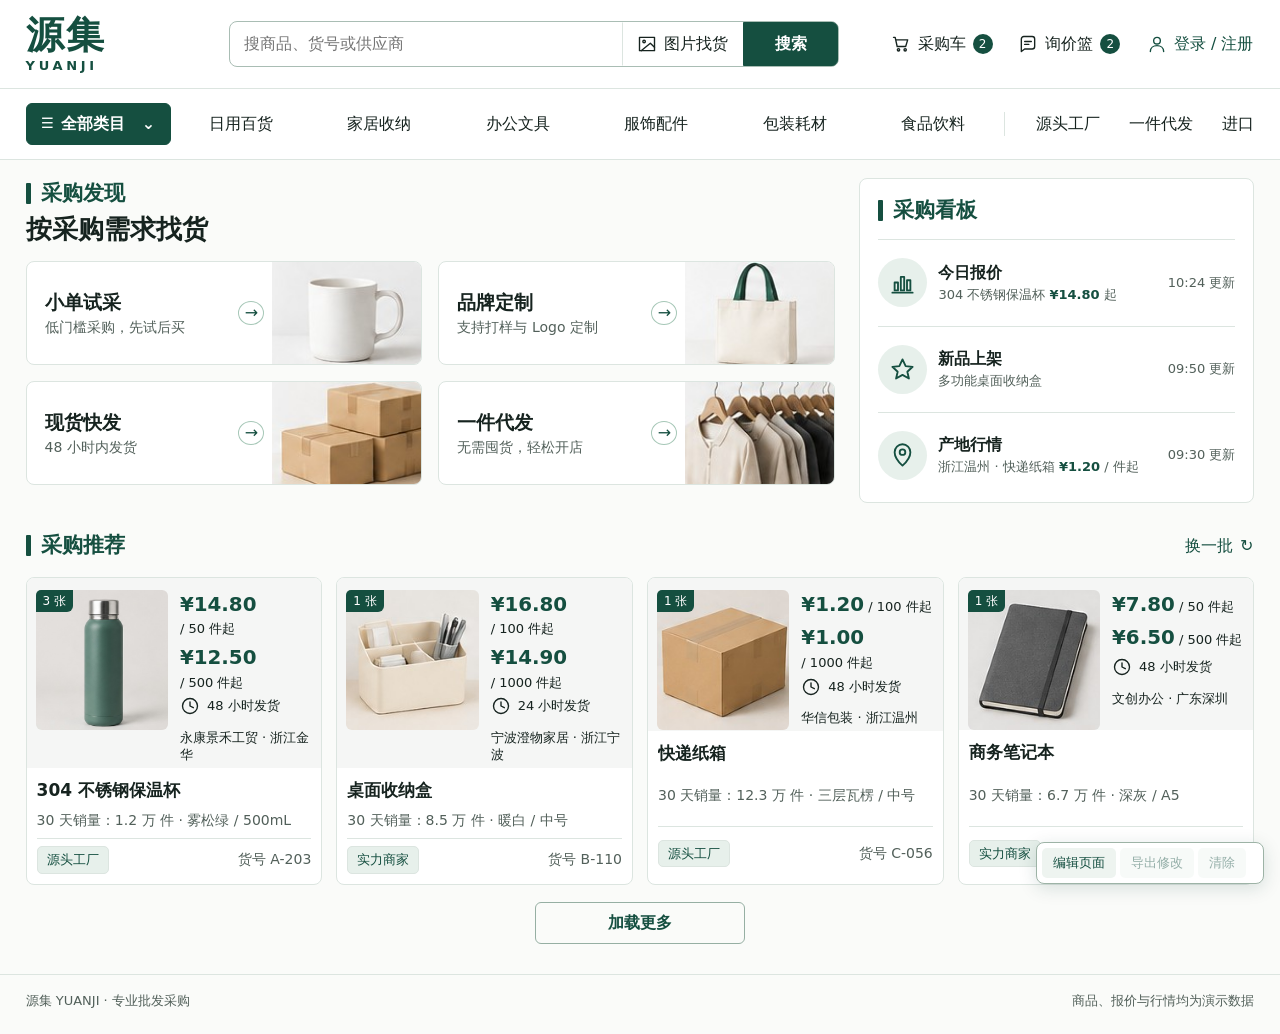
<file: index.html>
<!doctype html>
<html lang="zh-CN">
<head>
  <meta charset="utf-8">
  <meta name="viewport" content="width=device-width, initial-scale=1">
  <meta http-equiv="refresh" content="0; url=01-home.html">
  <title>源集 · 采购首页</title>
</head>
<body><p><a href="01-home.html">进入源集采购首页</a></p></body>
</html>
</file>
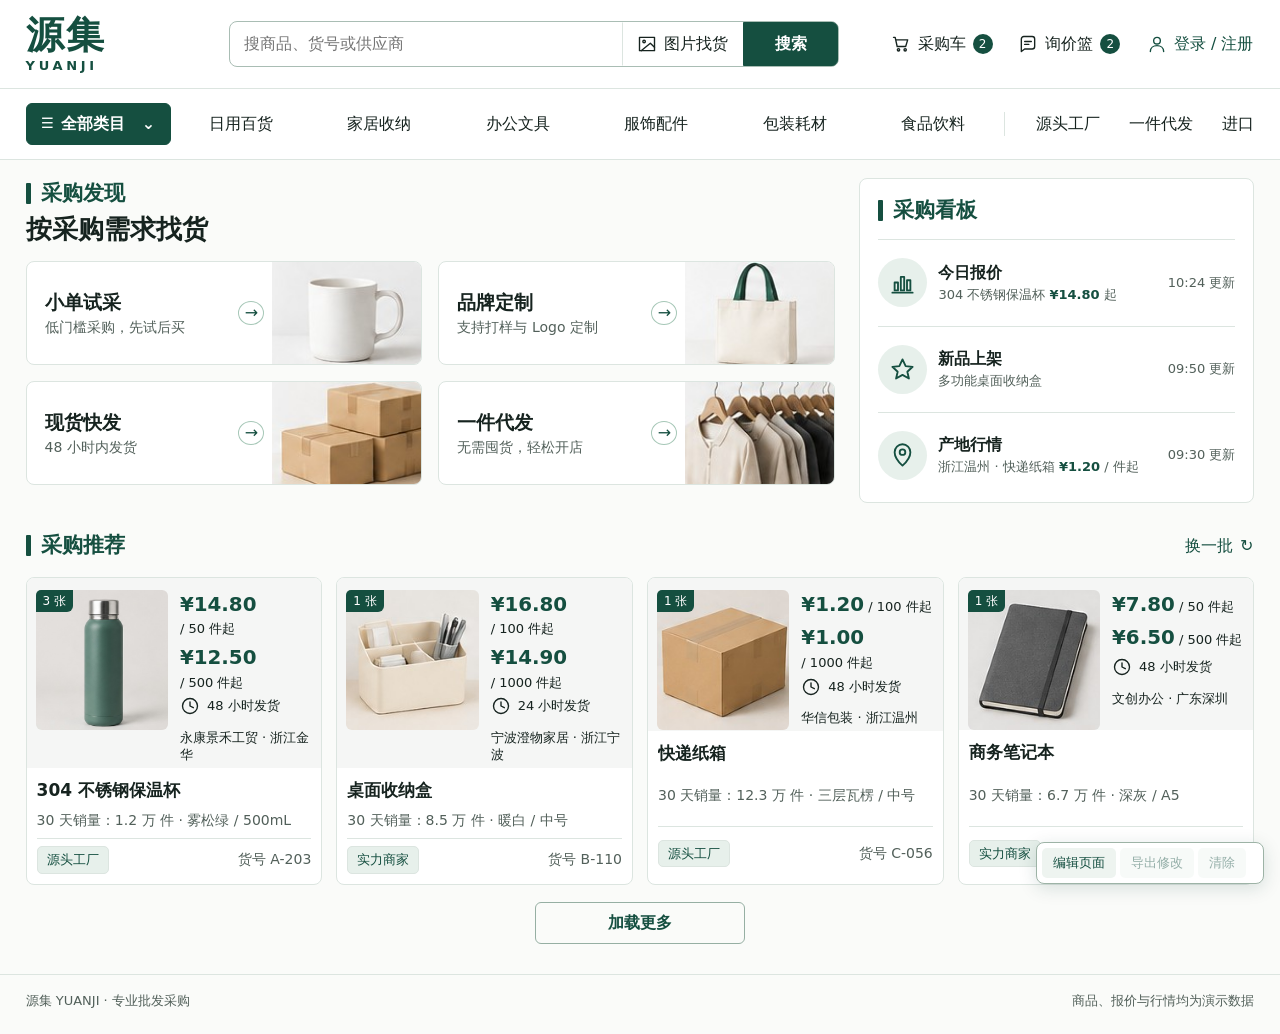
<file: 01-home.html>
<!doctype html>
<html lang="zh-CN">
<head>
  <meta charset="utf-8">
  <meta name="viewport" content="width=device-width, initial-scale=1">
  <title>源集 · 批发采购首页</title>
  <link rel="stylesheet" href="assets/tokens.css">
  <link rel="stylesheet" href="assets/app.css">
  <script defer src="assets/icons.js"></script>
  <script defer src="assets/app.js"></script>
  <script defer src="assets/pages.js"></script>
  <script defer src="assets/inspect.js"></script>
  <script defer src="assets/edit.js"></script>
</head>
<body data-page="home">
  <header class="site-header" id="site-header"></header>
  <nav class="category-nav" aria-label="采购类目">
    <div class="wrap">
      <details class="categories"><summary class="button primary">全部类目</summary><div id="category-menu" class="category-menu"></div></details>
      <div id="category-links" class="category-links"></div>
      <div class="identities">
        <a href="02-listing.html?cert=源头工厂">源头工厂</a><a href="02-listing.html?scene=一件代发">一件代发</a><a href="02-listing.html?scene=进口">进口</a>
      </div>
    </div>
  </nav>
  <main class="wrap home-main">
    <div class="discovery">
      <section aria-labelledby="discovery-title">
        <p class="section-mark">采购发现</p><h1 id="discovery-title">按采购需求找货</h1>
        <div class="scenes">
          <a class="scene" href="02-listing.html?scene=小单试采"><span><strong>小单试采</strong><small>低门槛采购，先试后买</small></span><img src="assets/photos/trial.jpg" alt="" width="175" height="99"></a>
          <a class="scene" href="02-listing.html?scene=品牌定制"><span><strong>品牌定制</strong><small>支持打样与 Logo 定制</small></span><img src="assets/photos/custom.jpg" alt="" width="177" height="100"></a>
          <a class="scene" href="02-listing.html?scene=现货快发"><span><strong>现货快发</strong><small>48 小时内发货</small></span><img src="assets/photos/express.jpg" alt="" width="176" height="98"></a>
          <a class="scene" href="02-listing.html?scene=一件代发"><span><strong>一件代发</strong><small>无需囤货，轻松开店</small></span><img src="assets/photos/dropship.jpg" alt="" width="177" height="98"></a>
        </div>
      </section>
      <aside class="panel board" aria-labelledby="board-title">
        <h2 class="section-mark" id="board-title">采购看板</h2>
        <a href="03-detail.html?id=p1" class="board-row"><span class="board-icon"><svg class="ico" aria-hidden="true"><use href="#i-chart"/></svg></span><span><strong>今日报价</strong><small>304 不锈钢保温杯 <b id="board-cup" class="money"></b> 起</small></span><time datetime="10:24">10:24 更新</time></a>
        <a href="03-detail.html?id=p2" class="board-row"><span class="board-icon"><svg class="ico" aria-hidden="true"><use href="#i-star"/></svg></span><span><strong>新品上架</strong><small>多功能桌面收纳盒</small></span><time datetime="09:50">09:50 更新</time></a>
        <a href="02-listing.html?cat=包装耗材" class="board-row"><span class="board-icon"><svg class="ico" aria-hidden="true"><use href="#i-location"/></svg></span><span><strong>产地行情</strong><small>浙江温州 · 快递纸箱 <b id="board-carton" class="money"></b> / 件起</small></span><time datetime="09:30">09:30 更新</time></a>
      </aside>
    </div>
    <section class="recommend" aria-labelledby="recommend-title">
      <div class="section-head"><h2 class="section-mark" id="recommend-title">采购推荐</h2><button id="shuffle" class="link" type="button">换一批 <span aria-hidden="true">↻</span></button></div>
      <p class="visually-hidden" id="recommend-status" role="status"></p>
      <div class="product-grid" id="recommend-grid"></div>
      <div class="center"><button class="button outline" id="load-more" type="button">加载更多</button></div>
    </section>
  </main>
  <footer class="site-footer wrap">源集 YUANJI · 专业批发采购 <span>商品、报价与行情均为演示数据</span></footer>
</body>
</html>
</file>
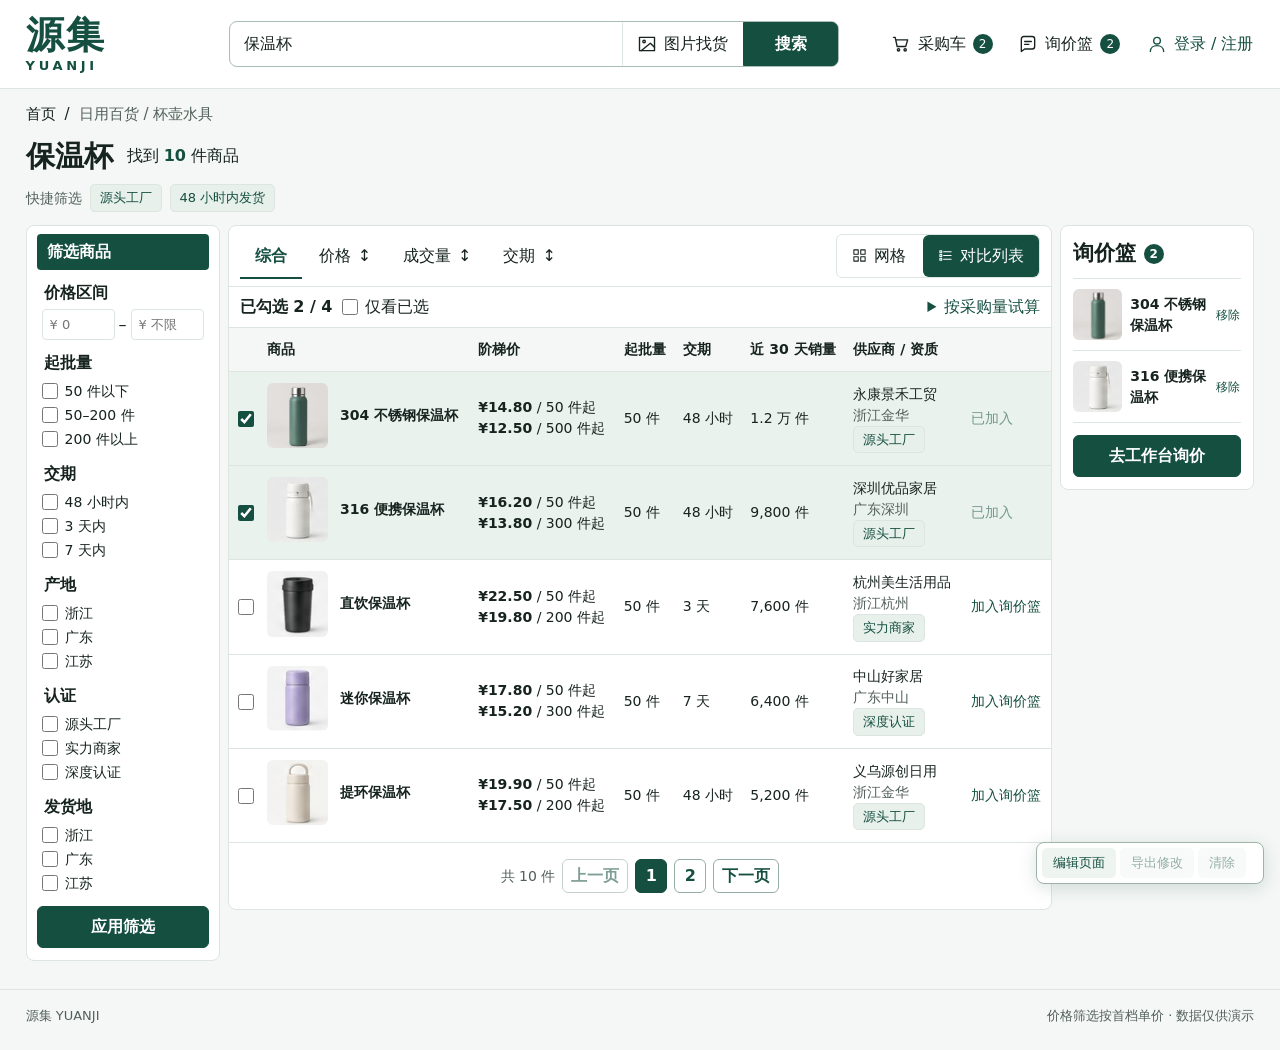
<file: 02-listing.html>
<!doctype html>
<html lang="zh-CN">
<head>
  <meta charset="utf-8">
  <meta name="viewport" content="width=device-width, initial-scale=1">
  <title>源集 · 分类结果</title>
  <link rel="stylesheet" href="assets/tokens.css">
  <link rel="stylesheet" href="assets/app.css">
  <script defer src="assets/icons.js"></script>
  <script defer src="assets/app.js"></script>
  <script defer src="assets/pages.js"></script>
  <script defer src="assets/inspect.js"></script>
  <script defer src="assets/edit.js"></script>
</head>
<body data-page="listing">
  <header class="site-header" id="site-header"></header>
  <main class="wrap page">
    <nav class="crumb" aria-label="当前位置"><a href="01-home.html">首页</a><span>/</span><span id="list-crumb">日用百货 / 杯壶水具</span></nav>
    <div class="title-line"><h1 id="list-title">保温杯</h1><p role="status">找到 <strong id="result-count" class="num">0</strong> 件商品</p></div>
    <div class="chips" id="filters-active" aria-label="已选筛选条件"></div>
    <div class="listing-layout">
      <aside class="panel filter-panel">
        <h2 id="filter-title">筛选商品</h2>
        <form id="filters" aria-labelledby="filter-title">
          <fieldset><legend>价格区间</legend><div class="price-range"><input name="min" type="number" min="0" step=".01" placeholder="¥ 0" aria-label="最低首档单价"><span>–</span><input name="max" type="number" min="0" step=".01" placeholder="¥ 不限" aria-label="最高首档单价"></div></fieldset>
          <div id="filter-options"></div>
          <button class="button primary full" type="submit">应用筛选</button>
        </form>
      </aside>
      <section class="panel result-panel" aria-label="商品结果">
        <div class="result-toolbar">
          <div class="sort" aria-label="排序">
            <button type="button" data-sort="recommended" aria-pressed="true">综合</button><button type="button" data-sort="price" aria-pressed="false">价格 <span aria-hidden="true">↕</span></button><button type="button" data-sort="sold" aria-pressed="false">成交量 <span aria-hidden="true">↕</span></button><button type="button" data-sort="lead" aria-pressed="false">交期 <span aria-hidden="true">↕</span></button>
          </div>
          <div class="segments" aria-label="布局">
            <button type="button" data-view="grid" aria-pressed="false"><svg class="ico" aria-hidden="true"><use href="#i-grid"/></svg>网格</button><button type="button" data-view="list" aria-pressed="true"><svg class="ico" aria-hidden="true"><use href="#i-list"/></svg>对比列表</button>
          </div>
        </div>
        <div class="compare-tools"><strong id="compare-count">已勾选 0 / 4</strong><label class="choice"><input type="checkbox" id="only-selected">仅看已选</label><details id="trial" class="trial"><summary>按采购量试算</summary><div class="trial-body"><label for="trial-qty">计划采购件数</label><input id="trial-qty" type="number" min="1" step="1" value="500"><div id="trial-results" aria-live="polite"></div></div></details></div>
        <div id="results"></div>
        <nav id="pagination" class="pagination" aria-label="结果分页"></nav>
      </section>
      <aside class="panel inquiry-dock" aria-labelledby="dock-title">
        <h2 id="dock-title">询价篮 <span class="badge" id="dock-count">0</span></h2>
        <ul class="dock-list" id="dock-list"></ul>
        <a class="button primary full" href="04-workbench.html?tab=inquiry">去工作台询价</a>
      </aside>
    </div>
  </main>
  <footer class="site-footer wrap">源集 YUANJI <span>价格筛选按首档单价 · 数据仅供演示</span></footer>
</body>
</html>
</file>
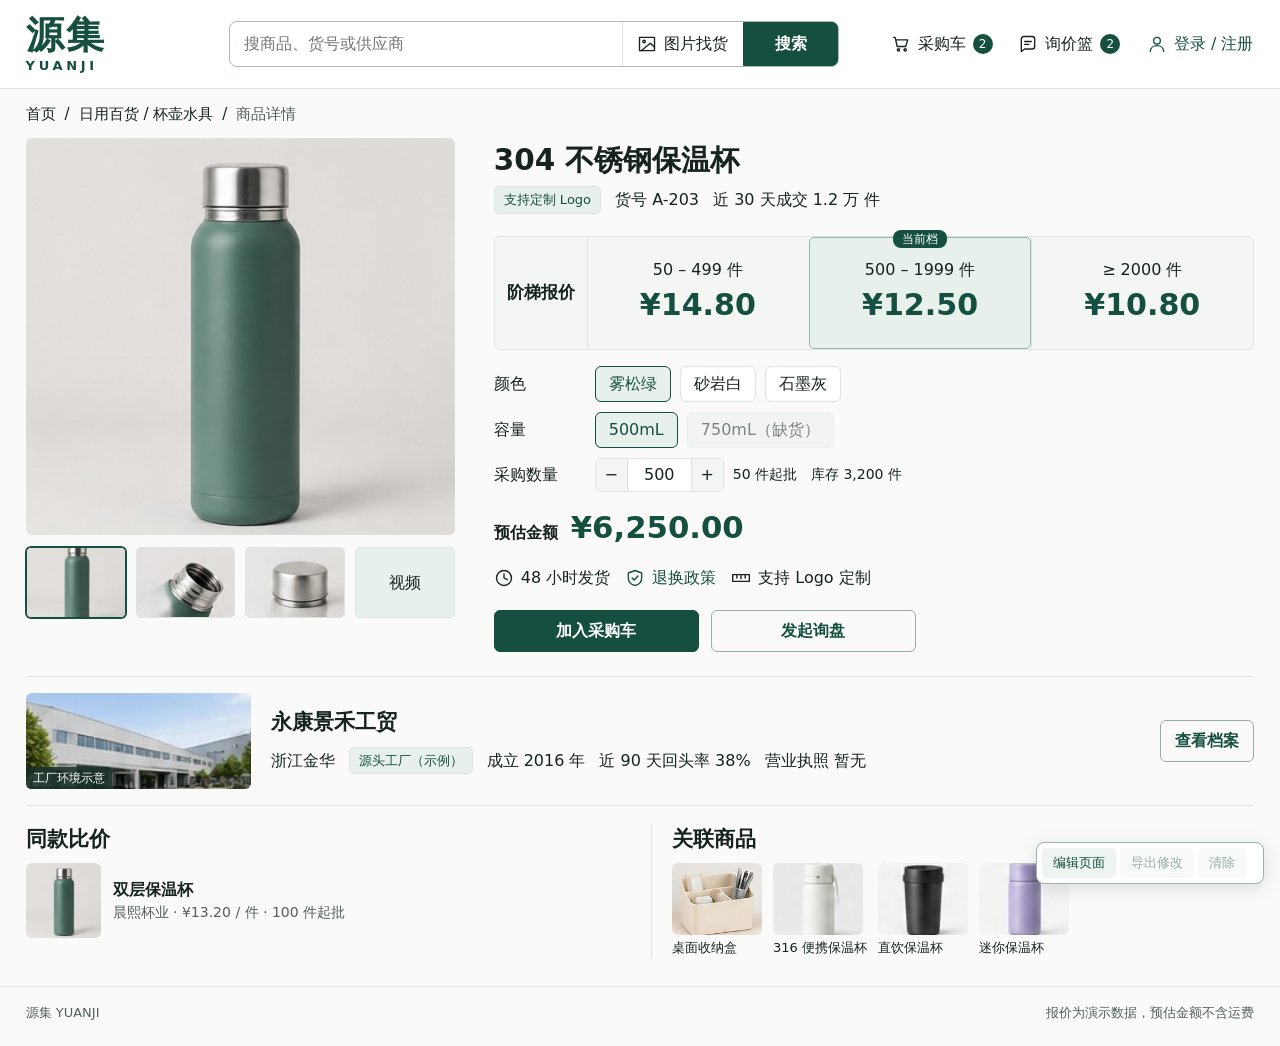
<file: 03-detail.html>
<!doctype html>
<html lang="zh-CN">
<head>
  <meta charset="utf-8">
  <meta name="viewport" content="width=device-width, initial-scale=1">
  <title>源集 · 商品详情</title>
  <link rel="stylesheet" href="assets/tokens.css">
  <link rel="stylesheet" href="assets/app.css">
  <script defer src="assets/icons.js"></script>
  <script defer src="assets/app.js"></script>
  <script defer src="assets/pages.js"></script>
  <script defer src="assets/inspect.js"></script>
  <script defer src="assets/edit.js"></script>
</head>
<body data-page="detail">
  <header class="site-header" id="site-header"></header>
  <main class="wrap page">
    <nav class="crumb" aria-label="当前位置"><a href="01-home.html">首页</a><span>/</span><a id="detail-category" href="02-listing.html">日用百货</a><span>/</span><span>商品详情</span></nav>
    <div id="detail-missing" class="panel empty" hidden><h1>商品暂时无法展示</h1><a class="button outline" href="02-listing.html">返回商品列表</a></div>
    <div id="detail-content">
      <div class="detail-layout">
        <section class="gallery" aria-label="商品图集"><div class="hero-photo" id="gallery-main"></div><div class="thumbs" id="gallery-thumbs"></div></section>
        <section class="decision" aria-labelledby="product-title">
          <h1 id="product-title">商品详情</h1><div class="product-meta" id="product-meta"></div>
          <section class="quote" aria-labelledby="quote-title"><h2 id="quote-title">阶梯报价</h2><div id="quote-tiers" class="quote-tiers"></div></section>
          <div class="sku-options" id="sku-options"></div>
          <div class="sku-row"><label for="detail-qty">采购数量</label><div class="quantity"><button type="button" data-step="-1" aria-label="减少采购数量">−</button><input id="detail-qty" type="number" step="1"><button type="button" data-step="1" aria-label="增加采购数量">+</button></div><span id="stock-note" class="small"></span></div>
          <p class="estimate">预估金额 <output class="money" id="estimate" aria-live="polite"></output></p>
          <div class="services" id="services"></div>
          <div class="detail-actions"><button type="button" class="button primary" id="add-cart">加入采购车</button><button type="button" class="button outline" id="ask-product">发起询盘</button></div>
        </section>
      </div>
      <section class="supplier-strip" id="supplier-strip" aria-label="供应商档案"></section>
      <div class="bottom-detail"><section aria-labelledby="other-title"><h2 id="other-title">同款比价</h2><div id="other-offers"></div></section><section aria-labelledby="related-title"><h2 id="related-title">关联商品</h2><div class="related" id="related"></div></section></div>
    </div>
  </main>
  <footer class="site-footer wrap">源集 YUANJI <span>报价为演示数据，预估金额不含运费</span></footer>
</body>
</html>
</file>
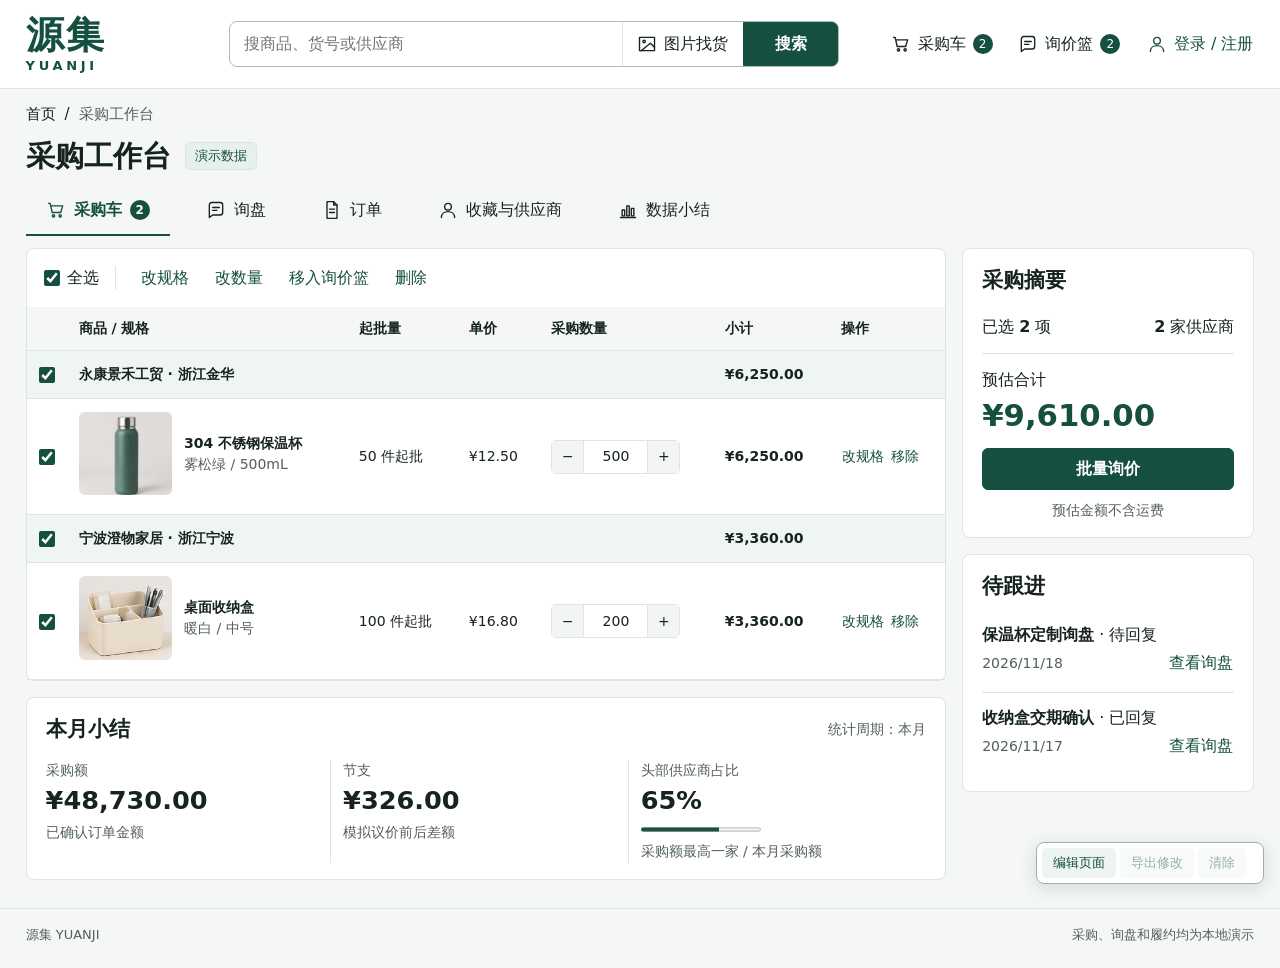
<file: 04-workbench.html>
<!doctype html>
<html lang="zh-CN">
<head>
  <meta charset="utf-8">
  <meta name="viewport" content="width=device-width, initial-scale=1">
  <title>源集 · 采购工作台</title>
  <link rel="stylesheet" href="assets/tokens.css">
  <link rel="stylesheet" href="assets/app.css">
  <script defer src="assets/icons.js"></script>
  <script defer src="assets/app.js"></script>
  <script defer src="assets/pages.js"></script>
  <script defer src="assets/inspect.js"></script>
  <script defer src="assets/edit.js"></script>
</head>
<body data-page="workbench">
  <header class="site-header" id="site-header"></header>
  <main class="wrap page">
    <nav class="crumb" aria-label="当前位置"><a href="01-home.html">首页</a><span>/</span><span>采购工作台</span></nav>
    <div class="title-line"><h1>采购工作台</h1><span class="tag">演示数据</span></div>
    <nav class="work-tabs" aria-label="工作台功能">
      <a href="04-workbench.html?tab=cart" data-tab="cart"><svg class="ico" aria-hidden="true"><use href="#i-cart"/></svg>采购车 <span class="badge" data-count="cart">0</span></a>
      <a href="04-workbench.html?tab=inquiry" data-tab="inquiry"><svg class="ico" aria-hidden="true"><use href="#i-inquiry"/></svg>询盘</a>
      <a href="04-workbench.html?tab=order" data-tab="order"><svg class="ico" aria-hidden="true"><use href="#i-file"/></svg>订单</a>
      <a href="04-workbench.html?tab=fav" data-tab="fav"><svg class="ico" aria-hidden="true"><use href="#i-user"/></svg>收藏与供应商</a>
      <a href="04-workbench.html?tab=data" data-tab="data"><svg class="ico" aria-hidden="true"><use href="#i-chart"/></svg>数据小结</a>
    </nav>
    <section data-pane="cart" class="work-layout" aria-label="采购车" hidden>
      <div>
        <section class="panel cart-panel" aria-label="采购车商品">
          <div class="cart-tools"><label class="choice"><input id="cart-all" type="checkbox">全选</label><button type="button" class="link" data-batch="spec">改规格</button><button type="button" class="link" data-batch="qty">改数量</button><button type="button" class="link" data-batch="move">移入询价篮</button><button type="button" class="link" data-batch="delete">删除</button></div>
          <div id="cart-lines"></div>
        </section>
        <section class="panel month-panel" aria-labelledby="month-title"><div class="section-head"><h2 id="month-title">本月小结</h2><small class="muted">统计周期：本月</small></div><div data-summary></div></section>
      </div>
      <aside class="work-side">
        <section class="panel work-summary" aria-labelledby="summary-title"><h2 id="summary-title">采购摘要</h2><div id="cart-total" aria-live="polite"></div><button id="cart-inquiry" type="button" class="button primary full">批量询价</button><p class="small muted center">预估金额不含运费</p></section>
        <section class="panel follow-up" aria-labelledby="follow-title"><h2 id="follow-title">待跟进</h2><div id="follow-items"></div></section>
      </aside>
    </section>
    <section data-pane="inquiry" class="secondary-panel" aria-label="询盘" hidden>
      <section class="panel work-summary"><div class="section-head"><h2>待发询价篮</h2><a class="link" href="02-listing.html">继续找货</a></div><div id="work-basket"></div></section>
      <section class="panel work-summary"><h2>询盘记录</h2><div id="inquiry-records"></div></section>
    </section>
    <section data-pane="order" class="panel work-summary" aria-label="订单" hidden><div class="section-head"><h2>履约订单</h2><label>状态 <select id="order-filter"></select></label></div><div id="order-list"></div></section>
    <section data-pane="fav" class="panel work-summary" aria-label="收藏与供应商" hidden><h2>常用供应商</h2><div id="favorite-suppliers"></div><h2 class="sub-heading">收藏商品</h2><div class="product-grid" id="favorite-products"></div></section>
    <section data-pane="data" class="panel work-summary" aria-label="数据小结" hidden><div class="section-head"><h2>采购数据小结</h2><small class="muted">统计周期：本月 · 模拟数据</small></div><div data-summary></div><div id="purchase-chart"></div></section>
  </main>
  <footer class="site-footer wrap">源集 YUANJI <span>采购、询盘和履约均为本地演示</span></footer>
</body>
</html>
</file>
<file: assets/tokens.css>
:root {
  color-scheme: light;
  --ink: #16231f;
  --muted: #52605a;
  --green: #154f40;
  --green-dark: #103f33;
  --soft: #e7f0eb;
  --base: #f4f7f5;
  --paper: #fff;
  --line: #dce5e0;
  --radius: 8px;
  --gap: 16px;
  --gutter: clamp(16px, 2vw, 32px);
  font: 16px/1.5 'PingFang SC', 'Microsoft YaHei', system-ui, sans-serif;
  color: var(--ink);
  background: var(--base);
}
* { box-sizing: border-box; }
body { margin: 0; }
button, input, select, textarea { font: inherit; color: inherit; }
button { cursor: pointer; }
button:disabled { cursor: not-allowed; }
a { color: inherit; text-decoration: none; }
a:hover, .link:hover { text-decoration: underline; text-underline-offset: 3px; }
img, svg { display: block; }
img { max-width: 100%; }
[hidden] { display: none !important; }
:focus-visible { outline: 2px solid var(--green); outline-offset: 3px; }
input[type=checkbox] { width: 16px; height: 16px; accent-color: var(--green); margin: 0; vertical-align: middle; }
h1, h2, h3, p { margin: 0; }
h1 { font-size: clamp(25px, 2.3vw, 36px); line-height: 1.25; }
h2 { font-size: 21px; }
h3 { font-size: 17px; }
small, .small { font-size: .875rem; }
.muted { color: var(--muted); }
.money, .num, time, output { font-variant-numeric: tabular-nums; }
.money { font-weight: 750; }
.wrap { max-width: 1600px; padding-inline: var(--gutter); margin-inline: auto; }
.ico { width: 20px; height: 20px; flex: none; fill: none; stroke: currentColor; stroke-width: 1.65; stroke-linecap: round; stroke-linejoin: round; }
.visually-hidden { position: absolute; width: 1px; height: 1px; padding: 0; margin: -1px; overflow: hidden; clip-path: inset(50%); white-space: nowrap; border: 0; }
</file>
<file: assets/app.css>
/* Shared navigation, controls and surfaces */
.site-header, .category-nav { background: var(--paper); border-bottom: 1px solid var(--line); }
.header-main { display: grid; grid-template-columns: minmax(105px, .65fr) minmax(270px, 2.6fr) max-content; align-items: center; gap: clamp(16px, 4vw, 72px); min-height: 88px; }
.logo { color: var(--green); display: inline-grid; justify-self: start; line-height: 1; font-size: clamp(31px, 3vw, 40px); font-weight: 850; letter-spacing: .07em; }
.logo small { font-size: 13px; letter-spacing: .28em; margin-top: 5px; }
.search { display: flex; border: 1px solid #a9bdb4; border-radius: var(--radius); min-width: 0; }
.search input { flex: 1; min-width: 0; border: 0; background: none; padding: 10px 14px; }
.search .image-search { border-left: 1px solid var(--line); border-radius: 0; }
.search .primary { border-radius: 0 6px 6px 0; padding-inline: clamp(14px, 2.4vw, 36px); }
.header-actions { display: flex; gap: clamp(12px, 2vw, 32px); align-items: center; white-space: nowrap; }
.header-actions a, .header-actions button, .choice, .services span, .item, .row-inline { display: inline-flex; gap: 7px; align-items: center; }
.badge { display: inline-grid; place-items: center; min-width: 20px; height: 20px; padding-inline: 4px; background: var(--green); color: white; border-radius: 20px; font-size: 12px; vertical-align: middle; }
.button, .link, .sort button, .segments button, .option { display: inline-flex; align-items: center; justify-content: center; gap: 7px; border: 1px solid transparent; border-radius: 6px; padding: 8px 14px; background: transparent; white-space: nowrap; }
.primary { background: var(--green); color: white; border-color: var(--green); font-weight: 650; }
.primary:hover:not(:disabled) { background: var(--green-dark); text-decoration: none; }
.outline { border-color: #96afa3; color: var(--green); font-weight: 650; }
.outline:hover:not(:disabled), .option:hover:not(:disabled) { background: var(--soft); text-decoration: none; }
.link { color: var(--green); padding: 3px 0; }
button:disabled { opacity: .55; }
.full { width: 100%; }
.center { text-align: center; }
.panel { background: var(--paper); border: 1px solid var(--line); border-radius: var(--radius); min-width: 0; }
.section-head, .title-line { display: flex; align-items: center; gap: 14px; flex-wrap: wrap; }
.section-head { justify-content: space-between; margin-bottom: 15px; }
.section-mark { color: var(--green); display: flex; align-items: center; gap: 10px; font-size: 21px; font-weight: 750; }
.section-mark::before { content: ''; width: 5px; height: 21px; border-radius: 1px; background: var(--green); }
.page { padding-block: 14px 28px; }
.crumb { display: flex; align-items: center; gap: 9px; font-size: 15px; margin-bottom: 12px; }
.crumb > span:last-child { color: var(--muted); }
.site-footer { padding-block: 16px 24px; border-top: 1px solid var(--line); color: var(--muted); display: flex; justify-content: space-between; flex-wrap: wrap; gap: 4px 16px; font-size: 13px; }
.tag, .chip { display: inline-block; background: var(--soft); color: var(--green); border: 1px solid var(--line); border-radius: 5px; padding: 3px 9px; font-size: 13px; }
.empty { padding: 38px 18px; text-align: center; color: var(--muted); }
.empty .button { margin-top: 14px; }
.overflow { max-width: 100%; overflow-x: auto; }
.table { width: 100%; border-collapse: collapse; text-align: left; font-size: 14px; }
.table th, .table td { padding: 11px 12px; border-bottom: 1px solid var(--line); }
.table thead { background: #f4f7f5; }
.table .selected { background: #eaf2ee; }
.table td > small, .table td .tag, .item small { display: block; width: fit-content; }
.table .link { font-size: inherit; white-space: normal; text-align: left; }
.item { gap: 12px; }
.item .photo { flex: none; }
.photo { width: 100%; height: 100%; object-fit: cover; color: var(--muted); background: #ecece9; border-radius: 6px; }
.photo-fallback { display: grid; place-items: center; }
.mini-photo { width: 75px; height: 75px; }
.dialog { width: min(470px, calc(100% - 32px)); border: 1px solid var(--line); border-radius: var(--radius); color: var(--ink); padding: 24px; }
.dialog::backdrop { background: #14262070; }
.dialog form { display: grid; gap: 12px; }
.dialog h2 { margin-bottom: 12px; }
.dialog select, .dialog input:not([type=checkbox]), .dialog textarea, .trial input, .secondary-panel textarea, #order-filter { border: 1px solid #9db3a6; border-radius: 5px; padding: 6px 10px; max-width: 100%; }
.dialog-actions { display: flex; justify-content: flex-end; gap: 10px; margin-top: 10px; }
.toast { position: fixed; z-index: 4; right: var(--gutter); bottom: 20px; max-width: calc(100% - 2 * var(--gutter)); padding: 12px 18px; color: white; background: var(--green-dark); border-radius: 6px; }

/* Home */
[data-page=home], [data-page=detail] { background: #fafbf9; }
.category-nav .wrap, .category-links, .identities { display: flex; align-items: center; gap: clamp(10px, 2.3vw, 32px); }
.category-nav .wrap { min-height: 70px; gap: clamp(15px, 3vw, 44px); }
.category-links { justify-content: space-between; flex: 1; }
.category-nav a { white-space: nowrap; }
.identities { padding-left: clamp(12px, 2.4vw, 36px); border-left: 1px solid var(--line); }
.categories { position: relative; flex: none; }
.categories summary { list-style: none; cursor: pointer; min-width: 145px; }
.categories summary::before { content: '☰'; font-size: .9em; }
.categories summary::after { content: '⌄'; margin-left: 10px; }
.category-menu { position: absolute; z-index: 3; top: calc(100% + 5px); width: min(390px, 85vw); padding: 12px 16px; display: grid; grid-template-columns: 1fr 1fr; gap: 8px 20px; border: 1px solid var(--line); background: white; border-radius: 6px; }
.category-menu a:last-child { grid-column: 1 / -1; border-top: 1px solid var(--line); padding-top: 5px; }
.home-main { padding-block: 18px 30px; }
.discovery { display: grid; grid-template-columns: minmax(0, 2.05fr) minmax(0, 1fr); gap: 24px; }
.discovery h1 { margin: 4px 0 16px; font-size: clamp(24px, 2vw, 32px); }
.scenes { display: grid; grid-template-columns: repeat(2, minmax(0, 1fr)); gap: 16px; }
.scene { min-height: 104px; display: grid; grid-template-columns: minmax(0, 1.65fr) minmax(0, 1fr); align-items: stretch; border: 1px solid var(--line); background: white; border-radius: var(--radius); overflow: hidden; }
.scene:hover { background: var(--soft); text-decoration: none; }
.scene span { padding: 14px 30px 14px 18px; position: relative; align-self: center; }
.scene span::after { content: '→'; position: absolute; right: 8px; top: calc(50% - 12px); color: var(--green); border: 1px solid #a6c7b7; width: 24px; line-height: 22px; border-radius: 50%; text-align: center; }
.scene strong, .scene small { display: block; }
.scene strong { font-size: clamp(18px, 1.5vw, 23px); }
.scene small { color: var(--muted); }
.scene img { height: 100%; width: 100%; object-fit: cover; }
.board { padding: 16px 18px 4px; }
.board h2 { padding-bottom: 12px; border-bottom: 1px solid var(--line); }
.board-row { min-height: 86px; display: grid; align-items: center; grid-template-columns: auto 1fr auto; gap: 11px; }
.board-row + .board-row { border-top: 1px solid var(--line); }
.board-icon { display: grid; width: 49px; height: 49px; place-items: center; border-radius: 50%; background: var(--soft); color: var(--green); }
.board-icon .ico { width: 27px; height: 27px; }
.board-row strong, .board-row small { display: block; }
.board-row small, .board-row time { color: var(--muted); font-size: 13px; }
.board-row .money { color: var(--green); }
.recommend { margin-top: 27px; }
.product-grid { display: grid; grid-template-columns: repeat(4, minmax(0, 1fr)); gap: 14px; }
.product-card { overflow: hidden; display: flex; flex-direction: column; }
.card-top { display: grid; grid-template-columns: minmax(0, 1fr) minmax(0, 1fr); gap: 12px; align-items: start; padding: 12px 9px 0; background: #f5f6f5; }
.card-photo { display: block; height: clamp(115px, 11vw, 176px); position: relative; }
.card-photo .photo { object-fit: cover; }
.card-photo .image-count { position: absolute; top: 0; left: 0; padding: 2px 7px; border-radius: 5px 0 6px 0; font-size: 12px; color: white; background: var(--green); }
.card-prices { min-width: 0; font-size: 13px; }
.card-prices p { margin-bottom: 4px; }
.card-prices .money { font-size: clamp(17px, 1.55vw, 23px); color: var(--green); }
.card-prices .money + span { white-space: nowrap; }
.card-prices .source { line-height: 1.35; margin-top: 7px; }
.card-body { padding: 10px; display: grid; gap: 7px; flex: 1; }
.card-title { display: -webkit-box; -webkit-line-clamp: 2; -webkit-box-orient: vertical; overflow: hidden; }
.card-foot { display: flex; justify-content: space-between; align-items: center; flex-wrap: wrap; gap: 4px; border-top: 1px solid var(--line); padding-top: 7px; }
.card-actions { display: flex; justify-content: space-between; align-items: center; gap: 5px; flex-wrap: wrap; }
.recommend .outline { min-width: 210px; margin-top: 17px; }

/* Results, comparison and inquiry dock */
.title-line #result-count { color: var(--green); }
.chips { display: flex; align-items: center; flex-wrap: wrap; gap: 8px; margin: 10px 0 13px; }
.chip { cursor: pointer; }
.listing-layout { display: grid; grid-template-columns: minmax(175px, 1fr) minmax(0, 4.25fr) minmax(165px, 1fr); gap: 8px; align-items: start; }
.filter-panel { padding: 8px 10px 12px; }
.filter-panel h2 { padding: 6px 10px; border-radius: 4px; background: var(--green); color: white; font-size: 16px; }
.filter-panel fieldset { border: 0; padding: 0; margin: 11px 5px; min-width: 0; }
.filter-panel legend { font-weight: 700; margin-bottom: 4px; }
.filter-panel .choice { display: flex; width: fit-content; min-height: 24px; font-size: 14px; }
.price-range { display: flex; gap: 4px; align-items: center; }
.price-range input { width: 100%; min-width: 0; border-radius: 4px; border: 1px solid var(--line); padding: 5px 7px; font-size: 13px; }
.result-toolbar, .compare-tools { display: flex; align-items: center; flex-wrap: wrap; gap: 10px; padding: 8px 11px; border-bottom: 1px solid var(--line); }
.result-toolbar { justify-content: space-between; }
.sort, .segments { display: flex; align-items: center; flex-wrap: wrap; gap: 2px; }
.sort button[aria-pressed=true] { color: var(--green); font-weight: 700; box-shadow: 0 2px var(--green); border-radius: 0; }
.segments { border: 1px solid var(--line); border-radius: 6px; }
.segments button[aria-pressed=true] { color: white; background: var(--green); }
.segments .ico { width: 15px; height: 15px; }
.trial { margin-left: auto; position: relative; color: var(--green); }
.trial summary { cursor: pointer; }
.trial-body { position: absolute; z-index: 2; top: 100%; right: 0; width: min(340px, 78vw); padding: 13px; background: white; color: var(--ink); border: 1px solid #9db3a6; border-radius: 6px; box-shadow: 0 5px 15px #153c2420; }
.trial-body input { width: 95px; margin-left: 5px; }
.trial-body p { padding-block: 5px; border-bottom: 1px solid var(--line); }
.results-table { min-width: 660px; }
.results-table td:first-child, .results-table th:first-child { width: 30px; padding-inline: 9px 0; }
.results-table th, .results-table td { padding-inline: 8px; }
.results-table td:nth-child(2) .mini-photo { width: clamp(39px, 4.8vw, 74px); height: clamp(47px, 5.1vw, 76px); }
.results-table td:nth-child(3) span { display: block; white-space: nowrap; }
.results-table td:nth-child(3) small { display: inline; }
.result-panel .product-grid { padding: 12px; grid-template-columns: repeat(2, minmax(0, 1fr)); }
.pagination { display: flex; align-items: center; justify-content: center; flex-wrap: wrap; gap: 7px; padding: 16px 8px; }
.pagination button { min-width: 32px; padding: 4px 8px; }
.inquiry-dock { position: sticky; top: 12px; padding: 12px; }
.inquiry-dock h2 { padding-bottom: 9px; border-bottom: 1px solid var(--line); }
.dock-list { list-style: none; padding: 0; margin: 0 0 12px; }
.dock-list li { display: flex; gap: 8px; align-items: center; padding: 10px 0; border-bottom: 1px solid var(--line); font-size: 14px; }
.dock-list .item { gap: 8px; flex: 1; }
.dock-list .photo { width: 49px; height: 51px; }
.dock-list .link { font-size: 12px; }

/* Detail */
.detail-layout { display: grid; grid-template-columns: minmax(0, 1fr) minmax(0, 1.77fr); gap: clamp(22px, 3vw, 46px); }
.hero-photo { aspect-ratio: 1.08; }
.thumbs { display: grid; grid-template-columns: repeat(4, minmax(0, 1fr)); gap: 10px; margin-top: 12px; }
.thumbs button { aspect-ratio: 1.42; min-width: 0; padding: 0; border: 1px solid var(--line); border-radius: 5px; overflow: hidden; background: var(--soft); }
.thumbs button[aria-pressed=true] { border-color: var(--green); box-shadow: 0 0 0 1px var(--green); }
.thumbs .photo { border-radius: 3px; }
.decision h1 { margin: 4px 0 8px; }
.product-meta, .services { display: flex; gap: 10px 14px; align-items: center; flex-wrap: wrap; }
.quote { display: grid; grid-template-columns: max-content minmax(0, 1fr); align-items: stretch; margin: 22px 0 16px; border: 1px solid var(--line); border-radius: 6px; background: #f4f6f4; }
.quote h2 { font-size: 17px; align-self: center; padding: 9px 12px; }
.quote-tiers { display: flex; }
.quote-tier { position: relative; flex: 1; text-align: center; display: grid; align-content: center; min-height: 112px; padding: 9px 4px; border: 1px solid transparent; border-left-color: var(--line); }
.quote-tier .money { color: var(--green); font-size: clamp(22px, 2.35vw, 36px); }
.quote-tier.current { background: var(--soft); border: 1px solid #92bbab; border-radius: 5px; }
.quote-tier .tier-label { position: absolute; top: -8px; left: 50%; translate: -50% 0; white-space: nowrap; background: var(--green); color: white; border-radius: 8px; padding: 0 9px; font-size: 12px; }
.sku-row { display: flex; flex-wrap: wrap; gap: 9px; align-items: center; margin: 10px 0; }
.sku-row > label:first-child, .sku-row > span:first-child { width: 92px; flex-shrink: 0; }
.option { padding: 5px 13px; border-color: var(--line); background: white; }
.option[aria-pressed=true] { background: var(--soft); color: var(--green); border-color: var(--green); }
.option:disabled { background: #ecefec; }
.quantity { display: inline-flex; border: 1px solid var(--line); border-radius: 5px; background: white; }
.quantity button { border: 0; background: #f2f5f3; min-width: 31px; min-height: 32px; padding: 0 6px; }
.quantity input { appearance: textfield; width: 65px; min-width: 0; text-align: center; border: 0; border-inline: 1px solid var(--line); }
.quantity input::-webkit-inner-spin-button, .quantity input::-webkit-outer-spin-button { appearance: none; }
.estimate { display: flex; gap: 13px; align-items: baseline; flex-wrap: wrap; font-weight: 650; margin-block: 12px; }
.estimate output { color: var(--green); font-size: clamp(24px, 2.4vw, 36px); }
.services { margin-bottom: 16px; }
.services .link { gap: 7px; }
.detail-actions { display: flex; flex-wrap: wrap; gap: 12px; }
.detail-actions .button { min-width: min(205px, 100%); }
.supplier-strip { display: grid; grid-template-columns: minmax(100px, 225px) 1fr auto; gap: 20px; align-items: center; margin-top: 24px; padding: 16px 0; border-block: 1px solid var(--line); }
.supplier-strip figure { margin: 0; position: relative; height: 96px; }
.supplier-strip figcaption { position: absolute; bottom: 0; left: 0; color: white; background: #183026d5; padding: 2px 7px; border-radius: 0 5px; font-size: 12px; }
.supplier-strip .product-meta { margin-top: 8px; }
.bottom-detail { display: grid; grid-template-columns: 1fr 1fr; gap: 22px; padding-top: 18px; }
.bottom-detail section + section { border-left: 1px solid var(--line); padding-left: 20px; }
.bottom-detail h2 { margin-bottom: 8px; }
.related { display: flex; flex-wrap: wrap; gap: 11px; }
.related a { display: grid; gap: 3px; max-width: 104px; font-size: 13px; }
.related .photo { width: 90px; height: 72px; }

/* Workbench */
.work-tabs { display: flex; flex-wrap: wrap; gap: 0 16px; margin: 12px 0; }
.work-tabs a { display: flex; align-items: center; gap: 8px; padding: 12px 20px; border-bottom: 2px solid transparent; }
.work-tabs [aria-current=page] { color: var(--green); border-bottom-color: var(--green); font-weight: 750; }
.work-layout { display: grid; grid-template-columns: minmax(0, 3.15fr) minmax(240px, 1fr); gap: var(--gap); align-items: start; }
.work-side, .secondary-panel { display: grid; gap: var(--gap); }
.cart-tools { display: flex; align-items: center; flex-wrap: wrap; gap: 12px 24px; padding: 13px 17px; }
.cart-tools .choice { padding-right: 16px; border-right: 1px solid var(--line); }
.cart-table { min-width: 705px; }
.cart-table th:first-child, .cart-table td:first-child { width: 34px; }
.cart-table .group { background: #eff5f1; }
.cart-table .mini-photo { width: clamp(55px, 7.3vw, 112px); height: clamp(52px, 6.5vw, 90px); }
.cart-table .money, .cart-table .qty-cell { white-space: nowrap; }
.cart-table .cart-actions-cell { min-width: 83px; }
.cart-table td { padding-block: 13px; }
.work-summary, .follow-up, .month-panel { padding: 16px 19px; }
.month-panel { margin-top: var(--gap); }
.work-summary h2, .follow-up h2 { margin-bottom: 8px; }
.work-summary .full { margin: 10px 0; }
.cart-stats { display: flex; justify-content: space-between; flex-wrap: wrap; gap: 8px; border-bottom: 1px solid var(--line); padding: 10px 0 14px; }
.cart-sum { padding-top: 14px; }
.cart-sum output { color: var(--green); display: block; font-size: clamp(25px, 2.4vw, 36px); }
.follow-link, .record { padding: 13px 0; border-bottom: 1px solid var(--line); }
.follow-link:last-child, .record:last-child { border-bottom: 0; }
.follow-link .row-inline { display: flex; justify-content: space-between; flex-wrap: wrap; }
.kpis { display: grid; grid-template-columns: repeat(3, minmax(0, 1fr)); gap: 12px; }
.kpis dl { margin: 0; border-right: 1px solid var(--line); }
.kpis dl:last-child { border-right: 0; }
.kpis dt { color: var(--muted); font-size: 14px; }
.kpis dd { margin: 0; font-size: clamp(20px, 2vw, 29px); }
.kpis progress { width: min(120px, 85%); height: 9px; display: block; accent-color: var(--green); margin: 5px 0; }
.record { display: grid; gap: 5px; }
.record-header { display: flex; align-items: center; flex-wrap: wrap; gap: 7px; }
.record-header time { margin-left: auto; }
.inquiry-form { display: grid; gap: 10px; max-width: 720px; }
.inquiry-choice { display: flex; align-items: center; gap: 10px; }
.inquiry-form textarea { width: 100%; }
.inquiry-form .button { width: fit-content; }
.sub-heading { margin: 18px 0 10px; }
.purchase-bars { max-width: 590px; list-style: none; padding: 0; }
.purchase-bars li { display: grid; grid-template-columns: 45px 1fr max-content; gap: 8px; align-items: center; padding: 5px 0; }
.purchase-bars progress { width: 100%; accent-color: var(--green); }

@media (max-width: 1100px) {
  .header-main { gap: 16px; }
  .header-actions { font-size: 14px; }
  .category-nav .wrap { flex-wrap: wrap; padding-block: 8px; }
  .category-links { flex-wrap: wrap; }
  .identities { padding-left: 0; border: 0; }
  .listing-layout { grid-template-columns: 170px minmax(0, 1fr); }
  .inquiry-dock { position: static; grid-column: 1 / -1; }
  .dock-list { display: flex; flex-wrap: wrap; gap: 0 20px; }
  .dock-list li { flex-grow: 1; }
  .board-row { grid-template-columns: auto minmax(0, 1fr); padding-block: 8px; gap: 2px 9px; }
  .board-row time { grid-column: 2; }
}
@media (max-width: 820px) {
  .header-main { grid-template-columns: auto 1fr; gap: 10px; padding-block: 12px; }
  .header-actions { justify-content: flex-end; flex-wrap: wrap; gap: 7px 12px; }
  .search { grid-row: 2; grid-column: 1 / -1; }
  .discovery, .detail-layout, .work-layout { grid-template-columns: minmax(0, 1fr); }
  .work-side { grid-template-columns: repeat(2, minmax(0, 1fr)); }
  .board-row { grid-template-columns: auto 1fr auto; }
  .board-row time { grid-column: auto; }
  .product-grid { grid-template-columns: repeat(2, minmax(0, 1fr)); }
  .hero-photo { max-height: 430px; }
  .thumbs { max-width: 500px; }
  .category-nav .wrap { gap: 8px 14px; }
  .category-links { flex: 1 1 60%; }
}
@media (max-width: 560px) {
  .header-actions .ico { display: none; }
  .header-actions { font-size: 13px; }
  .search .image-search { font-size: 13px; padding-inline: 5px; }
  .image-search .ico { display: none; }
  .category-links { flex-basis: 100%; order: 1; justify-content: flex-start; gap: 8px 13px; }
  .category-nav, .identities { font-size: 13px; }
  .categories summary { min-width: auto; }
  .scenes { gap: 8px; }
  .scene { min-height: 82px; grid-template-columns: minmax(0, 1fr) 34%; }
  .scene span { padding: 7px; }
  .scene span::after { display: none; }
  .scene strong { font-size: 16px; }
  .scene small { font-size: 12px; }
  .product-grid, .result-panel .product-grid, .listing-layout, .work-side, .bottom-detail { grid-template-columns: minmax(0, 1fr); }
  .listing-layout { gap: 12px; }
  .filter-panel #filter-options { display: grid; grid-template-columns: 1fr 1fr; }
  .compare-tools { font-size: 13px; }
  .sort button { padding-inline: 7px; }
  .cart-tools { gap: 8px 12px; }
  .quote { grid-template-columns: minmax(0, 1fr); }
  .quote h2 { padding-top: 5px; }
  .quote-tier { font-size: 12px; min-height: 75px; }
  .supplier-strip { grid-template-columns: 100px minmax(0, 1fr); gap: 12px; }
  .supplier-strip .button { grid-column: 2; justify-self: start; }
  .bottom-detail section + section { border-left: 0; padding-left: 0; }
  .work-tabs { gap: 0 8px; }
  .work-tabs a { padding: 7px 4px; font-size: 13px; }
  .work-tabs .ico { width: 15px; height: 15px; }
  .mini-photo { width: 58px; height: 58px; }
}
</file>
